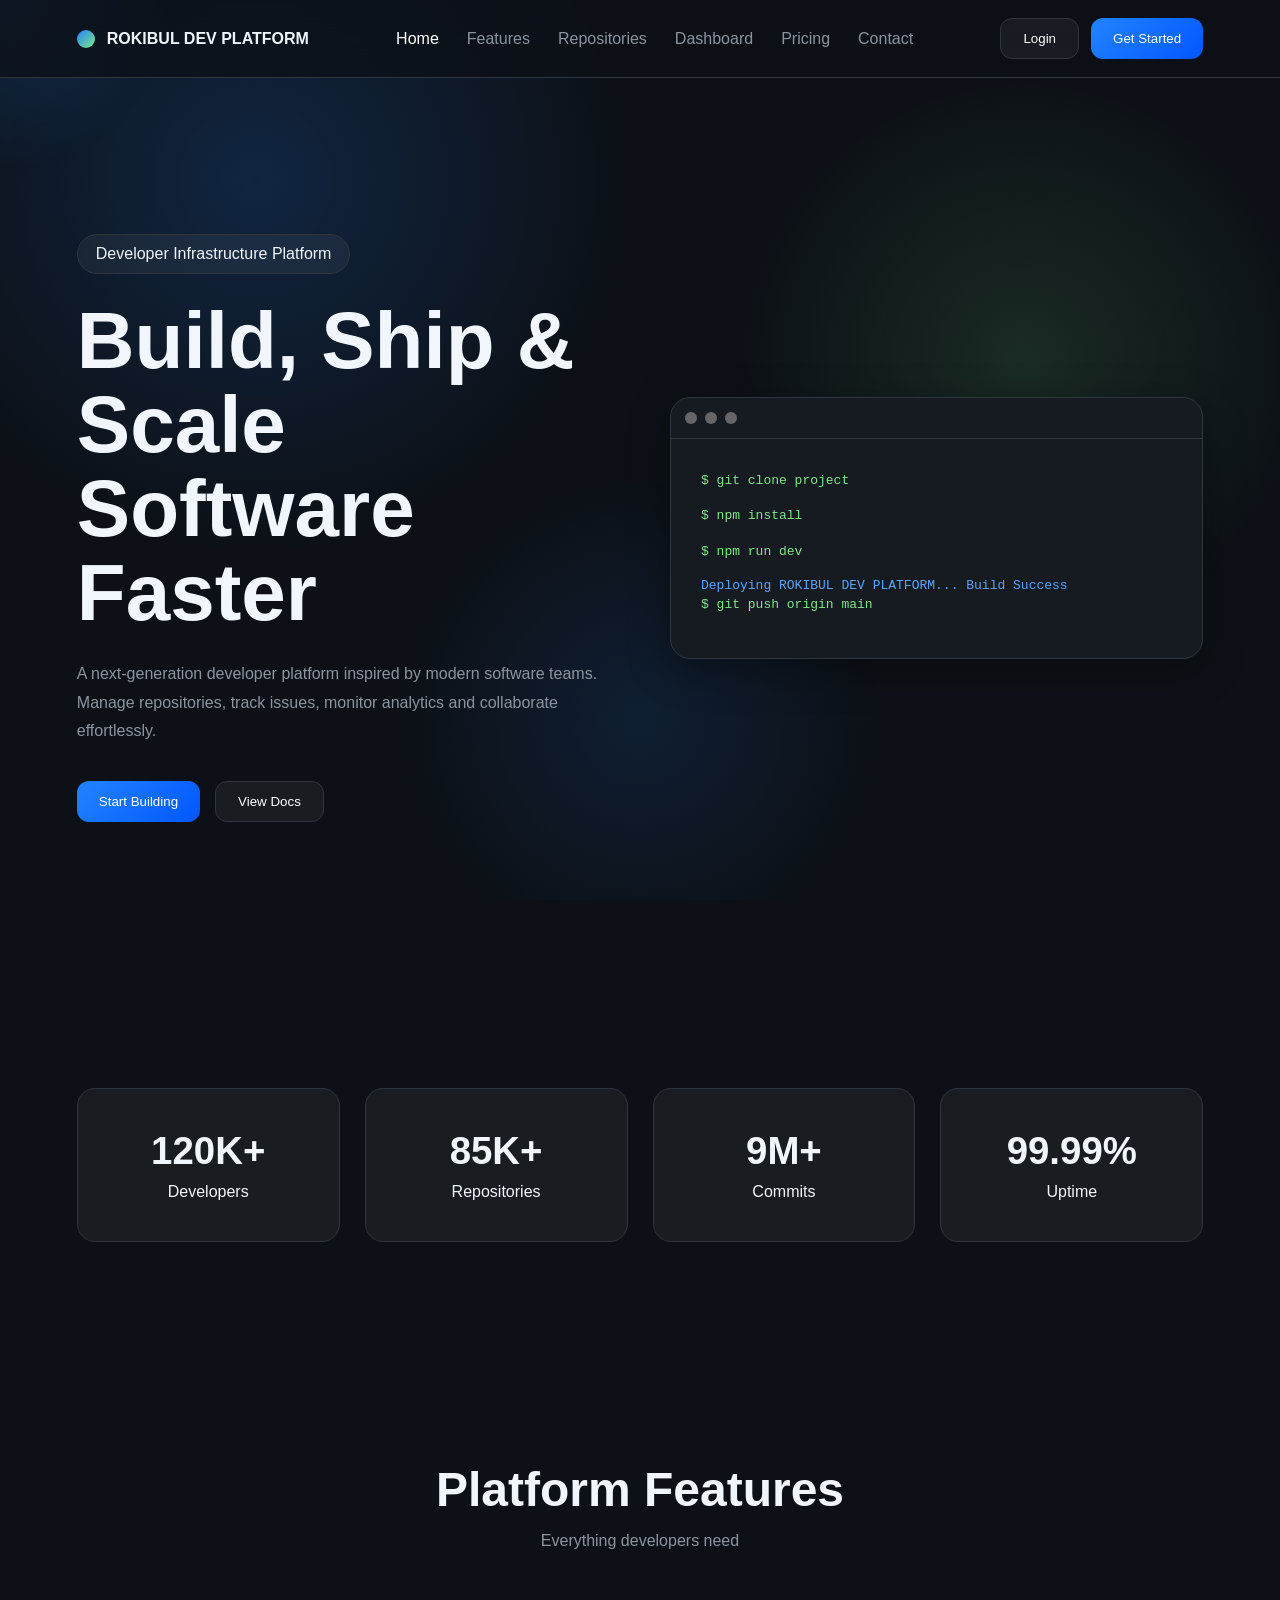
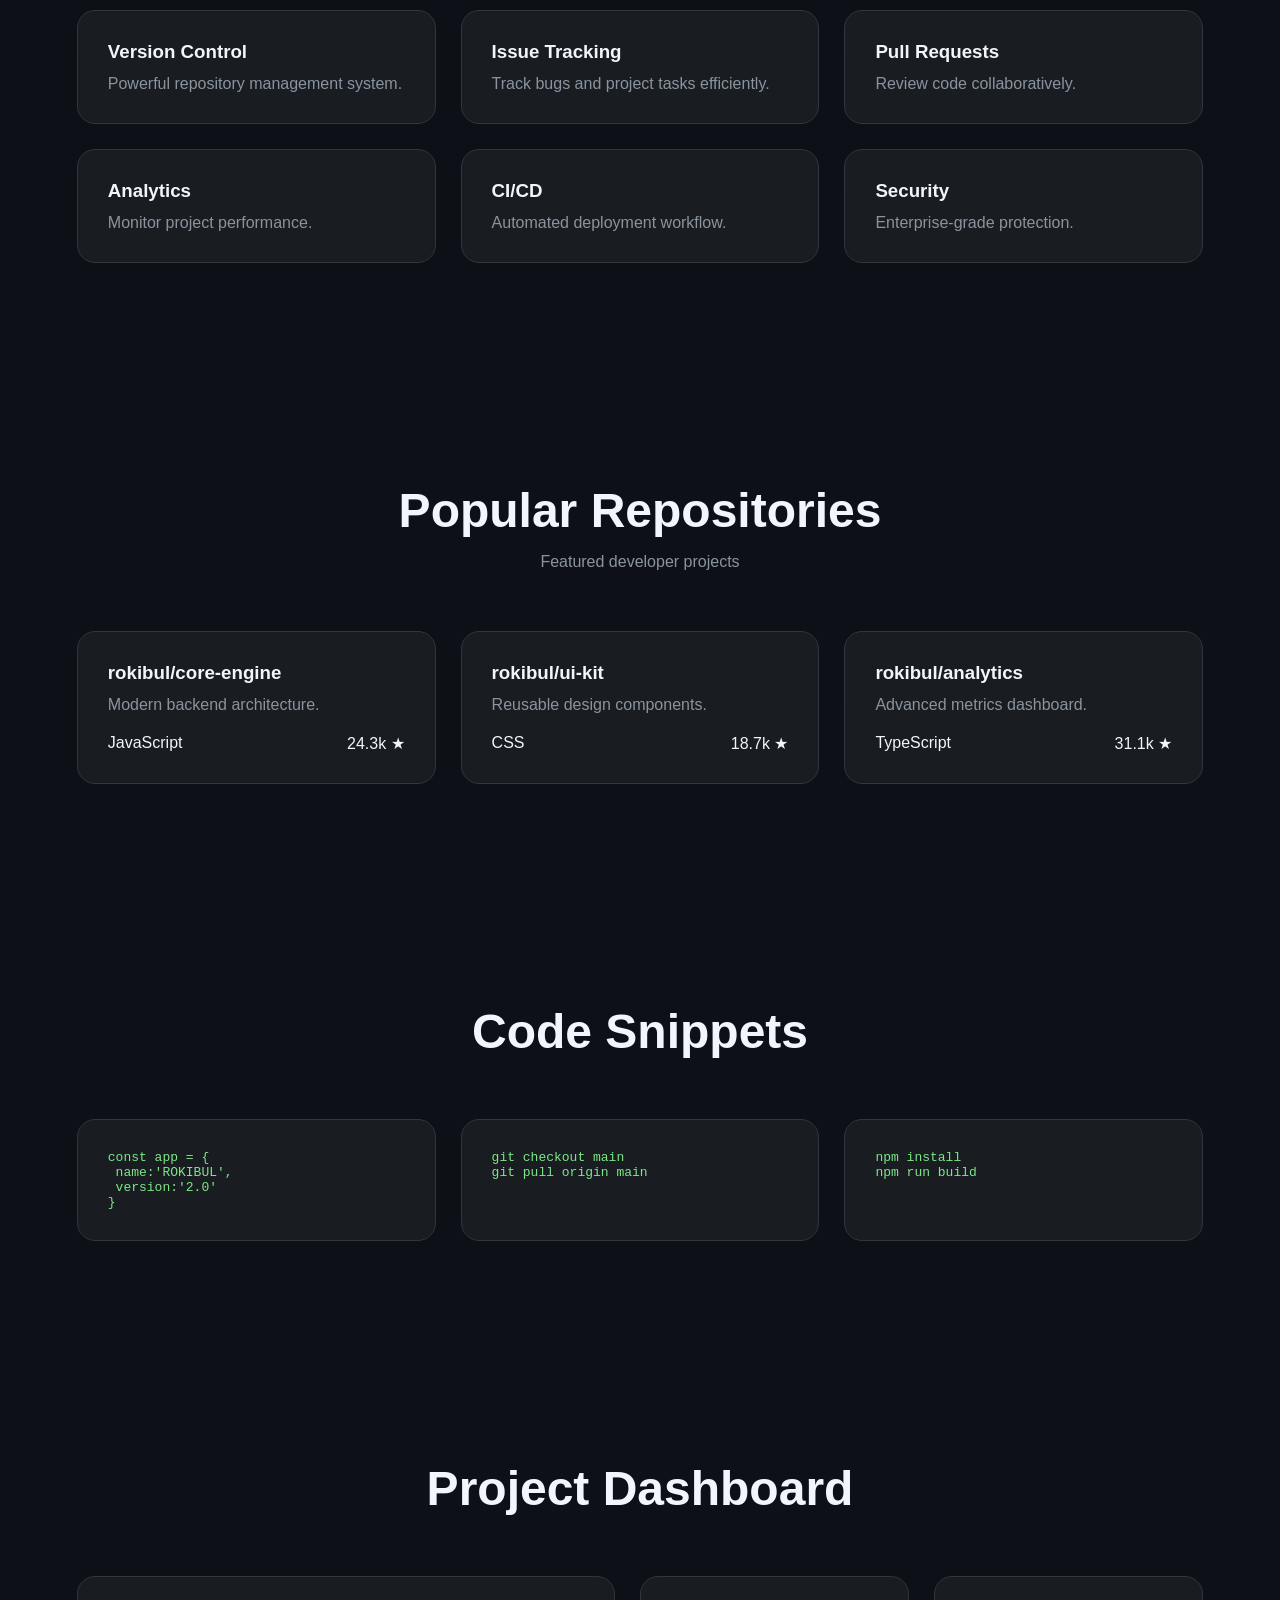
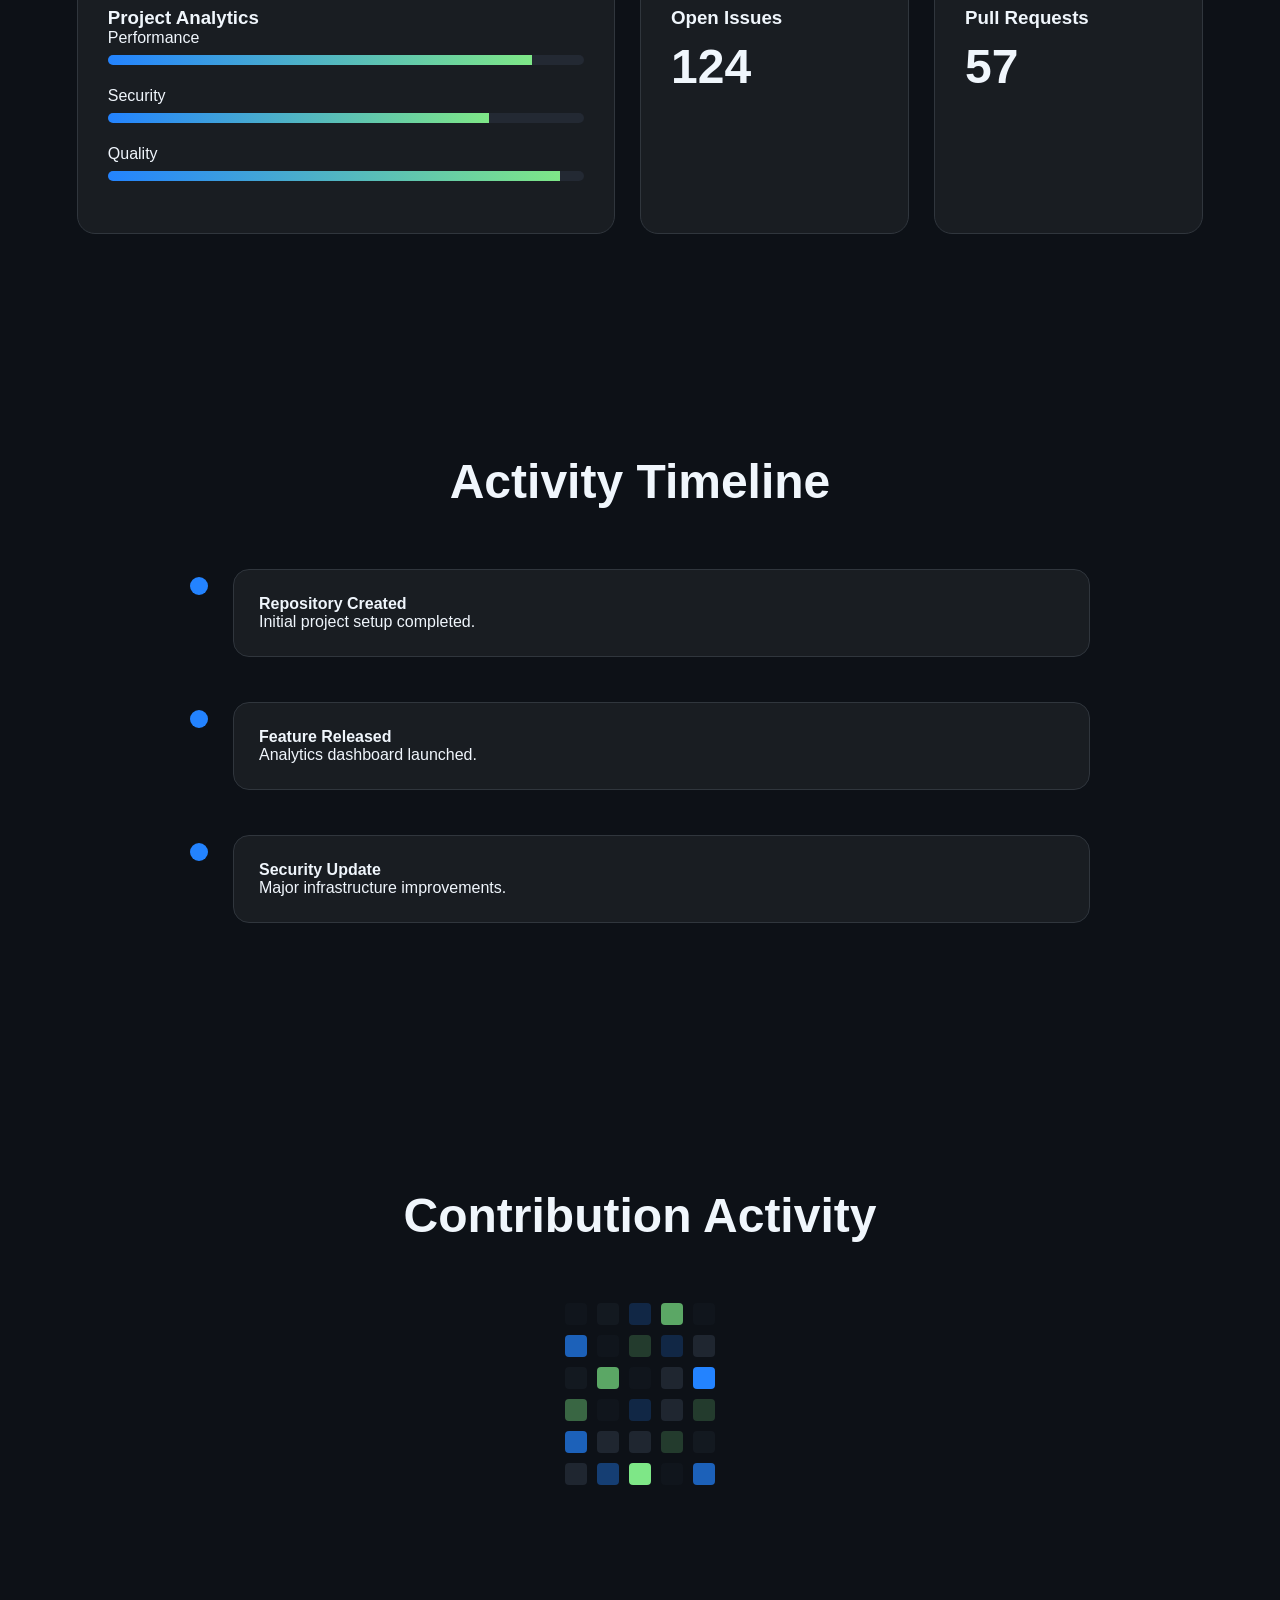
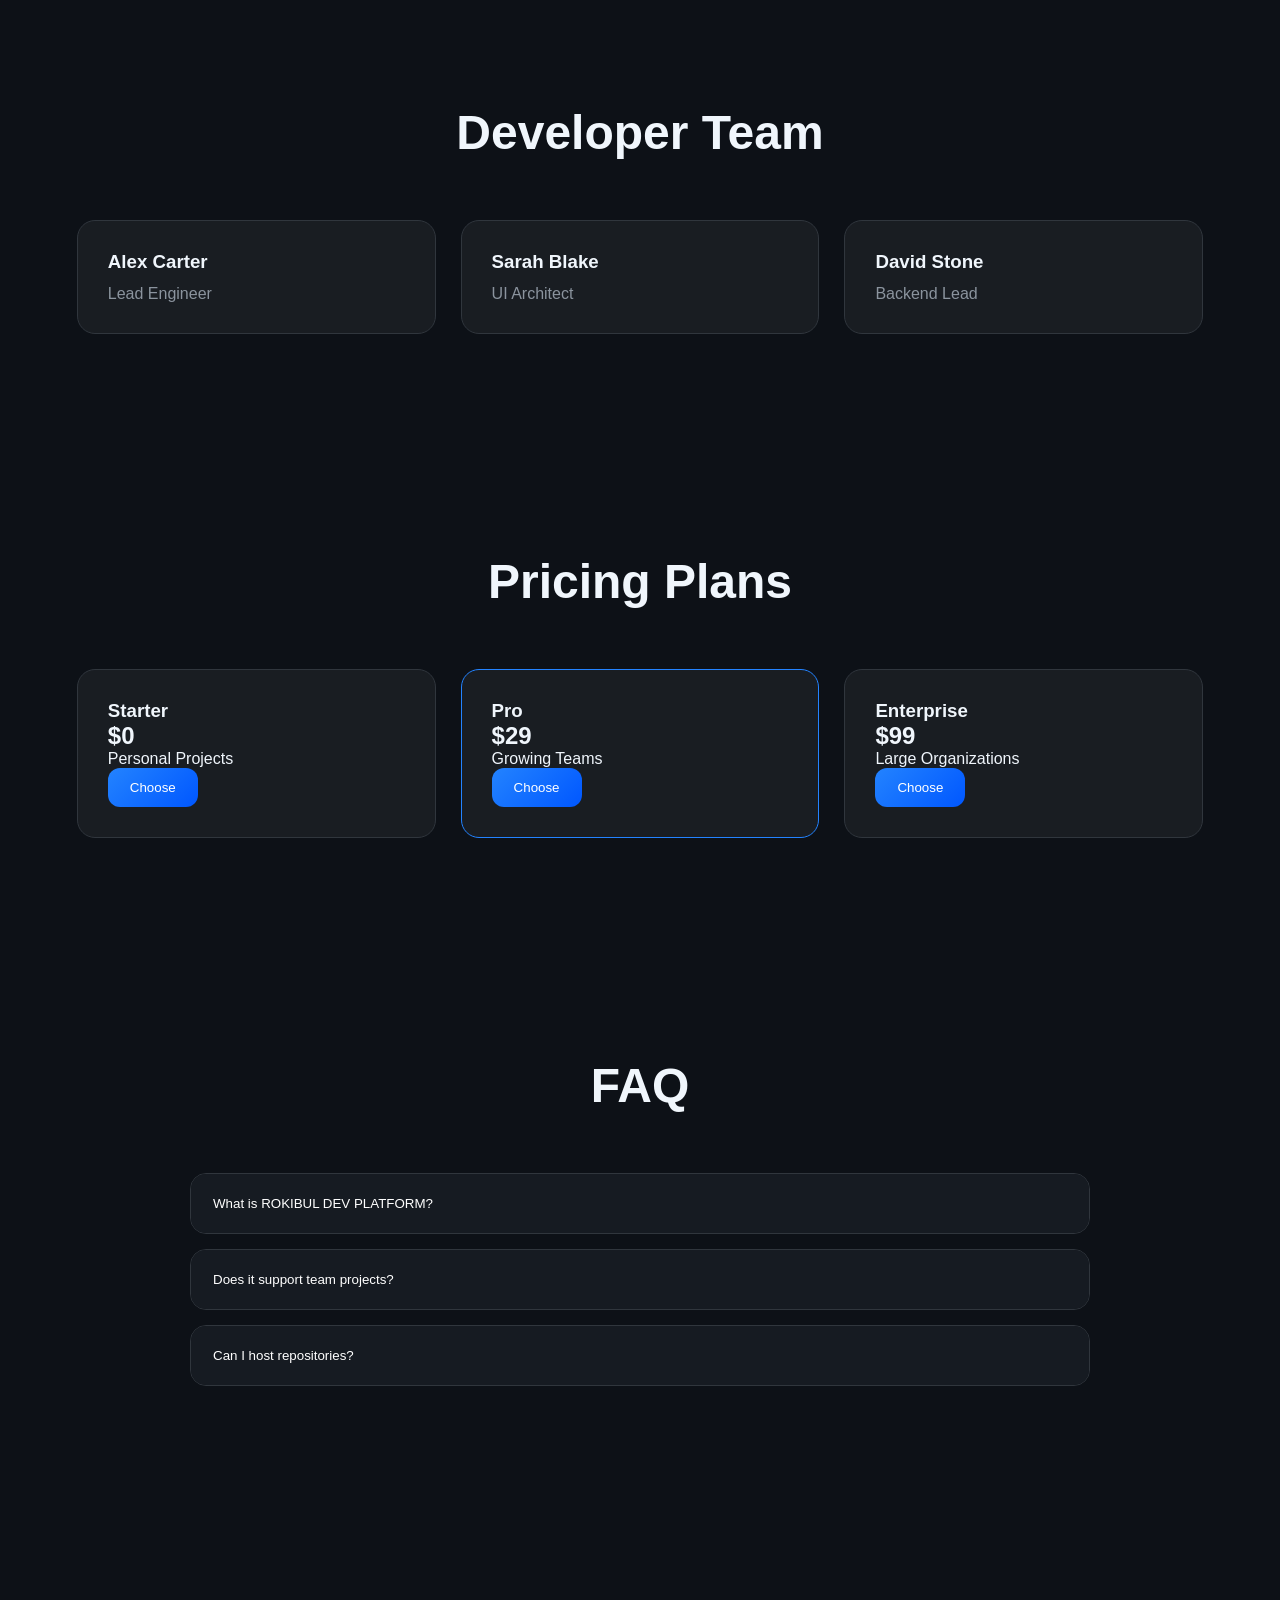
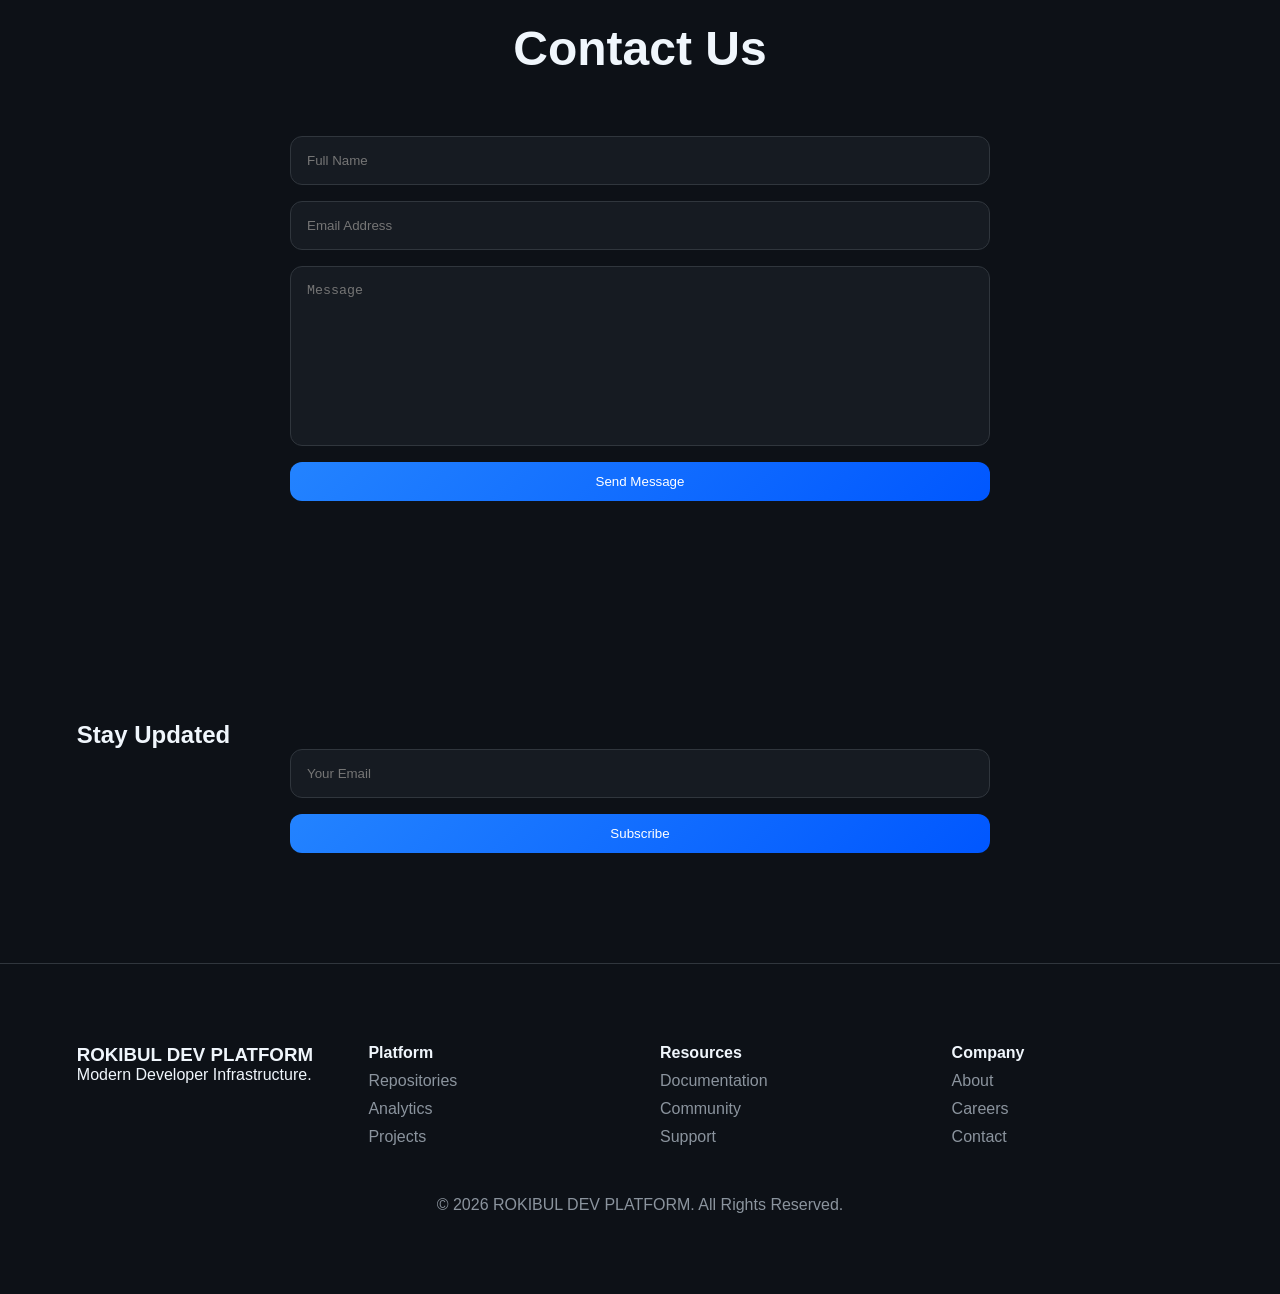
<file: index.html>
<!DOCTYPE html>
<html lang="en">
<head>
<meta charset="UTF-8">
<meta name="viewport" content="width=device-width, initial-scale=1.0">

<title>ROKIBUL DEV PLATFORM</title>

<meta name="description" content="Ultra Modern Developer Platform">
<meta name="keywords" content="Developer Platform, GitHub Inspired, SaaS, Coding">
<meta name="author" content="ROKIBUL DEV PLATFORM">

<link rel="stylesheet" href="style.css">
</head>

<body>

<div class="mouse-glow"></div>
<div class="animated-bg"></div>

<!-- NAVBAR -->

<header class="navbar">

<div class="logo">
<div class="logo-icon"></div>
<span>ROKIBUL DEV PLATFORM</span>
</div>

<nav>

<a href="#hero">Home</a>
<a href="#features">Features</a>
<a href="#repositories">Repositories</a>
<a href="#dashboard">Dashboard</a>
<a href="#pricing">Pricing</a>
<a href="#contact">Contact</a>

</nav>

<div class="nav-actions">
<button class="btn-secondary">Login</button>
<button class="btn-primary">Get Started</button>
</div>

</header>

<!-- HERO -->

<section id="hero" class="hero">

<div class="hero-content">

<div class="hero-badge">
Developer Infrastructure Platform
</div>

<h1>
Build, Ship &
Scale Software Faster
</h1>

<p>
A next-generation developer platform inspired by modern software teams.
Manage repositories, track issues, monitor analytics and collaborate effortlessly.
</p>

<div class="hero-buttons">

<button class="btn-primary">
Start Building
</button>

<button class="btn-secondary">
View Docs
</button>

</div>

</div>

<div class="hero-terminal">

<div class="terminal-header">
<span></span>
<span></span>
<span></span>
</div>

<div class="terminal-body">

<p>$ git clone project</p>
<p>$ npm install</p>
<p>$ npm run dev</p>

<div class="typing-line">
<span id="typing"></span>
</div>

</div>

</div>

</section>

<!-- STATS -->

<section class="stats">

<div class="stat-card">
<h2>120K+</h2>
<p>Developers</p>
</div>

<div class="stat-card">
<h2>85K+</h2>
<p>Repositories</p>
</div>

<div class="stat-card">
<h2>9M+</h2>
<p>Commits</p>
</div>

<div class="stat-card">
<h2>99.99%</h2>
<p>Uptime</p>
</div>

</section>

<!-- FEATURES -->

<section id="features" class="features">

<div class="section-title">
<h2>Platform Features</h2>
<p>Everything developers need</p>
</div>

<div class="feature-grid">

<div class="feature-card">
<h3>Version Control</h3>
<p>Powerful repository management system.</p>
</div>

<div class="feature-card">
<h3>Issue Tracking</h3>
<p>Track bugs and project tasks efficiently.</p>
</div>

<div class="feature-card">
<h3>Pull Requests</h3>
<p>Review code collaboratively.</p>
</div>

<div class="feature-card">
<h3>Analytics</h3>
<p>Monitor project performance.</p>
</div>

<div class="feature-card">
<h3>CI/CD</h3>
<p>Automated deployment workflow.</p>
</div>

<div class="feature-card">
<h3>Security</h3>
<p>Enterprise-grade protection.</p>
</div>

</div>

</section>

<!-- REPOSITORIES -->

<section id="repositories" class="repositories">

<div class="section-title">
<h2>Popular Repositories</h2>
<p>Featured developer projects</p>
</div>

<div class="repo-grid">

<div class="repo-card">
<h3>rokibul/core-engine</h3>
<p>Modern backend architecture.</p>
<div class="repo-footer">
<span>JavaScript</span>
<span>24.3k ★</span>
</div>
</div>

<div class="repo-card">
<h3>rokibul/ui-kit</h3>
<p>Reusable design components.</p>
<div class="repo-footer">
<span>CSS</span>
<span>18.7k ★</span>
</div>
</div>

<div class="repo-card">
<h3>rokibul/analytics</h3>
<p>Advanced metrics dashboard.</p>
<div class="repo-footer">
<span>TypeScript</span>
<span>31.1k ★</span>
</div>
</div>

</div>

</section>

<!-- CODE CARDS -->

<section class="code-section">

<div class="section-title">
<h2>Code Snippets</h2>
</div>

<div class="code-grid">

<div class="code-card">
<pre>
const app = {
 name:'ROKIBUL',
 version:'2.0'
}
</pre>
</div>

<div class="code-card">
<pre>
git checkout main
git pull origin main
</pre>
</div>

<div class="code-card">
<pre>
npm install
npm run build
</pre>
</div>

</div>

</section>

<!-- DASHBOARD -->

<section id="dashboard" class="dashboard">

<div class="section-title">
<h2>Project Dashboard</h2>
</div>

<div class="dashboard-grid">

<div class="dashboard-card large">
<h3>Project Analytics</h3>

<div class="progress-bars">

<div class="progress-item">
<span>Performance</span>
<div class="progress">
<div class="progress-fill p90"></div>
</div>
</div>

<div class="progress-item">
<span>Security</span>
<div class="progress">
<div class="progress-fill p80"></div>
</div>
</div>

<div class="progress-item">
<span>Quality</span>
<div class="progress">
<div class="progress-fill p95"></div>
</div>
</div>

</div>

</div>

<div class="dashboard-card">
<h3>Open Issues</h3>
<h2>124</h2>
</div>

<div class="dashboard-card">
<h3>Pull Requests</h3>
<h2>57</h2>
</div>

</div>

</section>

<!-- TIMELINE -->

<section class="timeline-section">

<div class="section-title">
<h2>Activity Timeline</h2>
</div>

<div class="timeline">

<div class="timeline-item">
<div class="dot"></div>
<div class="content">
<h4>Repository Created</h4>
<p>Initial project setup completed.</p>
</div>
</div>

<div class="timeline-item">
<div class="dot"></div>
<div class="content">
<h4>Feature Released</h4>
<p>Analytics dashboard launched.</p>
</div>
</div>

<div class="timeline-item">
<div class="dot"></div>
<div class="content">
<h4>Security Update</h4>
<p>Major infrastructure improvements.</p>
</div>
</div>

</div>

</section>

<!-- CONTRIBUTION GRAPH -->

<section class="contribution-section">

<div class="section-title">
<h2>Contribution Activity</h2>
</div>

<div class="contribution-graph">

<div class="graph-grid">

<div></div><div></div><div></div><div></div><div></div>
<div></div><div></div><div></div><div></div><div></div>
<div></div><div></div><div></div><div></div><div></div>
<div></div><div></div><div></div><div></div><div></div>
<div></div><div></div><div></div><div></div><div></div>
<div></div><div></div><div></div><div></div><div></div>

</div>

</div>

</section>

<!-- TEAM -->

<section class="team">

<div class="section-title">
<h2>Developer Team</h2>
</div>

<div class="team-grid">

<div class="team-card">
<h3>Alex Carter</h3>
<p>Lead Engineer</p>
</div>

<div class="team-card">
<h3>Sarah Blake</h3>
<p>UI Architect</p>
</div>

<div class="team-card">
<h3>David Stone</h3>
<p>Backend Lead</p>
</div>

</div>

</section>

<!-- PRICING -->

<section id="pricing" class="pricing">

<div class="section-title">
<h2>Pricing Plans</h2>
</div>

<div class="pricing-grid">

<div class="price-card">
<h3>Starter</h3>
<h2>$0</h2>
<p>Personal Projects</p>
<button class="btn-primary">
Choose
</button>
</div>

<div class="price-card featured">
<h3>Pro</h3>
<h2>$29</h2>
<p>Growing Teams</p>
<button class="btn-primary">
Choose
</button>
</div>

<div class="price-card">
<h3>Enterprise</h3>
<h2>$99</h2>
<p>Large Organizations</p>
<button class="btn-primary">
Choose
</button>
</div>

</div>

</section>

<!-- FAQ -->

<section class="faq">

<div class="section-title">
<h2>FAQ</h2>
</div>

<div class="faq-container">

<div class="faq-item">
<button class="faq-question">
What is ROKIBUL DEV PLATFORM?
</button>
<div class="faq-answer">
Developer collaboration ecosystem.
</div>
</div>

<div class="faq-item">
<button class="faq-question">
Does it support team projects?
</button>
<div class="faq-answer">
Yes, with advanced permissions.
</div>
</div>

<div class="faq-item">
<button class="faq-question">
Can I host repositories?
</button>
<div class="faq-answer">
Absolutely.
</div>
</div>

</div>

</section>

<!-- CONTACT -->

<section id="contact" class="contact">

<div class="section-title">
<h2>Contact Us</h2>
</div>

<form class="contact-form">

<input type="text" placeholder="Full Name" required>

<input type="email" placeholder="Email Address" required>

<textarea placeholder="Message"></textarea>

<button type="submit" class="btn-primary">
Send Message
</button>

</form>

</section>

<!-- NEWSLETTER -->

<section class="newsletter">

<h2>Stay Updated</h2>

<form>

<input type="email" placeholder="Your Email">

<button class="btn-primary">
Subscribe
</button>

</form>

</section>

<!-- FOOTER -->

<footer>

<div class="footer-grid">

<div>
<h3>ROKIBUL DEV PLATFORM</h3>
<p>Modern Developer Infrastructure.</p>
</div>

<div>
<h4>Platform</h4>
<ul>
<li>Repositories</li>
<li>Analytics</li>
<li>Projects</li>
</ul>
</div>

<div>
<h4>Resources</h4>
<ul>
<li>Documentation</li>
<li>Community</li>
<li>Support</li>
</ul>
</div>

<div>
<h4>Company</h4>
<ul>
<li>About</li>
<li>Careers</li>
<li>Contact</li>
</ul>
</div>

</div>

<div class="copyright">
© 2026 ROKIBUL DEV PLATFORM. All Rights Reserved.
</div>

</footer>

<script src="script.js"></script>

</body>
</html>
</file>
<file: style.css>
/* ===========================
   ROKIBUL DEV PLATFORM
   STYLE.CSS
=========================== */

:root{
    --bg:#0d1117;
    --card:#161b22;
    --card2:#1f2630;
    --border:#30363d;
    --text:#f0f6fc;
    --muted:#8b949e;

    --primary:#2383ff;
    --secondary:#7ee787;

    --glass:rgba(255,255,255,.05);
    --shadow:0 10px 40px rgba(0,0,0,.35);

    --radius:18px;
}

*{
    margin:0;
    padding:0;
    box-sizing:border-box;
}

html{
    scroll-behavior:smooth;
}

body{
    background:var(--bg);
    color:var(--text);
    font-family:Inter,Segoe UI,sans-serif;
    overflow-x:hidden;
}

/* Animated Background */

.animated-bg{
    position:fixed;
    inset:0;
    z-index:-2;
    background:
    radial-gradient(circle at 20% 20%,rgba(35,131,255,.18),transparent 30%),
    radial-gradient(circle at 80% 40%,rgba(126,231,135,.12),transparent 25%),
    radial-gradient(circle at 50% 80%,rgba(35,131,255,.12),transparent 25%);
    animation:bgMove 14s infinite alternate;
}

@keyframes bgMove{
    from{
        transform:translateY(0) scale(1);
    }
    to{
        transform:translateY(-40px) scale(1.05);
    }
}

/* Mouse Glow */

.mouse-glow{
    position:fixed;
    width:350px;
    height:350px;
    border-radius:50%;
    pointer-events:none;
    background:radial-gradient(circle,
    rgba(35,131,255,.18),
    transparent 70%);
    transform:translate(-50%,-50%);
    z-index:-1;
}

/* Navbar */

.navbar{
    position:sticky;
    top:0;
    z-index:999;
    display:flex;
    justify-content:space-between;
    align-items:center;
    padding:18px 6%;
    backdrop-filter:blur(20px);
    background:rgba(13,17,23,.75);
    border-bottom:1px solid var(--border);
}

.logo{
    display:flex;
    align-items:center;
    gap:12px;
    font-weight:700;
}

.logo-icon{
    width:18px;
    height:18px;
    border-radius:50%;
    background:linear-gradient(135deg,var(--primary),var(--secondary));
}

nav{
    display:flex;
    gap:28px;
}

nav a{
    text-decoration:none;
    color:var(--muted);
    transition:.3s;
}

nav a:hover{
    color:white;
}

.nav-actions{
    display:flex;
    gap:12px;
}

/* Buttons */

.btn-primary,
.btn-secondary{
    border:none;
    cursor:pointer;
    padding:12px 22px;
    border-radius:12px;
    transition:.35s;
}

.btn-primary{
    background:linear-gradient(135deg,var(--primary),#0057ff);
    color:white;
}

.btn-primary:hover{
    transform:translateY(-3px);
    box-shadow:0 10px 30px rgba(35,131,255,.4);
}

.btn-secondary{
    background:var(--glass);
    color:white;
    border:1px solid var(--border);
}

.btn-secondary:hover{
    background:rgba(255,255,255,.08);
}

/* Hero */

.hero{
    min-height:100vh;
    display:grid;
    grid-template-columns:1fr 1fr;
    align-items:center;
    gap:60px;
    padding:120px 6%;
}

.hero-badge{
    display:inline-block;
    padding:10px 18px;
    border-radius:50px;
    border:1px solid var(--border);
    background:var(--glass);
    margin-bottom:25px;
}

.hero h1{
    font-size:5rem;
    line-height:1.05;
    margin-bottom:25px;
}

.hero p{
    color:var(--muted);
    max-width:650px;
    line-height:1.8;
    margin-bottom:35px;
}

.hero-buttons{
    display:flex;
    gap:15px;
}

/* Terminal */

.hero-terminal{
    background:var(--card);
    border:1px solid var(--border);
    border-radius:20px;
    overflow:hidden;
    box-shadow:var(--shadow);
}

.terminal-header{
    display:flex;
    gap:8px;
    padding:14px;
    border-bottom:1px solid var(--border);
}

.terminal-header span{
    width:12px;
    height:12px;
    border-radius:50%;
    background:#666;
}

.terminal-body{
    padding:30px;
    font-family:monospace;
}

.terminal-body p{
    margin-bottom:12px;
    color:#7ee787;
}

.typing-line{
    margin-top:15px;
    color:#58a6ff;
}

/* Sections */

section{
    padding:110px 6%;
}

.section-title{
    text-align:center;
    margin-bottom:60px;
}

.section-title h2{
    font-size:3rem;
    margin-bottom:15px;
}

.section-title p{
    color:var(--muted);
}

/* Stats */

.stats{
    display:grid;
    grid-template-columns:repeat(4,1fr);
    gap:25px;
}

.stat-card{
    text-align:center;
    padding:40px;
    background:var(--glass);
    border:1px solid var(--border);
    border-radius:var(--radius);
}

.stat-card h2{
    font-size:2.4rem;
    margin-bottom:10px;
}

/* Cards */

.feature-grid,
.repo-grid,
.team-grid,
.pricing-grid,
.code-grid{
    display:grid;
    gap:25px;
}

.feature-grid{
    grid-template-columns:repeat(3,1fr);
}

.repo-grid{
    grid-template-columns:repeat(3,1fr);
}

.team-grid{
    grid-template-columns:repeat(3,1fr);
}

.pricing-grid{
    grid-template-columns:repeat(3,1fr);
}

.code-grid{
    grid-template-columns:repeat(3,1fr);
}

.feature-card,
.repo-card,
.team-card,
.price-card,
.code-card{
    position:relative;
    overflow:hidden;
    background:var(--glass);
    border:1px solid var(--border);
    border-radius:var(--radius);
    padding:30px;
    transition:.4s;
}

.feature-card:hover,
.repo-card:hover,
.team-card:hover,
.price-card:hover,
.code-card:hover{
    transform:translateY(-8px);
    border-color:var(--primary);
}

.feature-card::before,
.repo-card::before,
.team-card::before,
.price-card::before{
    content:"";
    position:absolute;
    inset:0;
    background:linear-gradient(
    135deg,
    transparent,
    rgba(255,255,255,.04),
    transparent);
    transform:translateX(-100%);
}

.feature-card:hover::before,
.repo-card:hover::before,
.team-card:hover::before,
.price-card:hover::before{
    transform:translateX(100%);
    transition:1s;
}

.feature-card h3,
.repo-card h3,
.team-card h3{
    margin-bottom:12px;
}

.feature-card p,
.repo-card p,
.team-card p{
    color:var(--muted);
}

.repo-footer{
    margin-top:20px;
    display:flex;
    justify-content:space-between;
}

/* Code */

.code-card pre{
    color:#7ee787;
    font-family:monospace;
    white-space:pre-wrap;
}

/* Dashboard */

.dashboard-grid{
    display:grid;
    grid-template-columns:2fr 1fr 1fr;
    gap:25px;
}

.dashboard-card{
    background:var(--glass);
    border:1px solid var(--border);
    border-radius:var(--radius);
    padding:30px;
}

.dashboard-card h2{
    font-size:3rem;
    margin-top:10px;
}

.progress-item{
    margin-bottom:22px;
}

.progress{
    height:10px;
    background:#232933;
    border-radius:999px;
    overflow:hidden;
    margin-top:8px;
}

.progress-fill{
    height:100%;
    background:linear-gradient(90deg,var(--primary),var(--secondary));
}

.p90{width:90%;}
.p80{width:80%;}
.p95{width:95%;}

/* Timeline */

.timeline{
    max-width:900px;
    margin:auto;
}

.timeline-item{
    display:flex;
    gap:25px;
    margin-bottom:45px;
}

.dot{
    width:18px;
    height:18px;
    border-radius:50%;
    background:var(--primary);
    margin-top:8px;
}

.timeline .content{
    background:var(--glass);
    border:1px solid var(--border);
    border-radius:16px;
    padding:25px;
    flex:1;
}

/* Contribution Graph */

.contribution-graph{
    display:flex;
    justify-content:center;
}

.graph-grid{
    display:grid;
    grid-template-columns:repeat(5,22px);
    gap:10px;
}

.graph-grid div{
    width:22px;
    height:22px;
    border-radius:4px;
    background:#1f2630;
    animation:pulse 2s infinite;
}

.graph-grid div:nth-child(3n){
    background:#2383ff;
}

.graph-grid div:nth-child(4n){
    background:#7ee787;
}

@keyframes pulse{
    50%{
        opacity:.5;
    }
}

/* Pricing */

.featured{
    border:1px solid var(--primary);
    transform:scale(1.04);
}

/* FAQ */

.faq-container{
    max-width:900px;
    margin:auto;
}

.faq-item{
    margin-bottom:15px;
    border:1px solid var(--border);
    border-radius:16px;
    overflow:hidden;
}

.faq-question{
    width:100%;
    text-align:left;
    padding:22px;
    background:var(--card);
    border:none;
    color:white;
    cursor:pointer;
}

.faq-answer{
    display:none;
    padding:20px;
    background:var(--glass);
    color:var(--muted);
}

/* Forms */

.contact-form,
.newsletter form{
    max-width:700px;
    margin:auto;
    display:flex;
    flex-direction:column;
    gap:16px;
}

input,
textarea{
    background:var(--card);
    border:1px solid var(--border);
    color:white;
    padding:16px;
    border-radius:12px;
    outline:none;
}

textarea{
    min-height:180px;
    resize:none;
}

input:focus,
textarea:focus{
    border-color:var(--primary);
}

/* Footer */

footer{
    padding:80px 6%;
    border-top:1px solid var(--border);
}

.footer-grid{
    display:grid;
    grid-template-columns:repeat(4,1fr);
    gap:40px;
}

.footer-grid ul{
    list-style:none;
}

.footer-grid li{
    margin-top:10px;
    color:var(--muted);
}

.copyright{
    text-align:center;
    margin-top:50px;
    color:var(--muted);
}

/* Scroll Reveal */

.reveal{
    opacity:0;
    transform:translateY(50px);
    transition:1s;
}

.reveal.active{
    opacity:1;
    transform:translateY(0);
}

/* Floating Animation */

.feature-card,
.repo-card,
.team-card{
    animation:float 6s ease-in-out infinite;
}

@keyframes float{
    50%{
        transform:translateY(-8px);
    }
}

/* Responsive */

@media(max-width:1100px){

.hero{
grid-template-columns:1fr;
}

.feature-grid,
.repo-grid,
.team-grid,
.pricing-grid,
.code-grid{
grid-template-columns:1fr 1fr;
}

.stats{
grid-template-columns:1fr 1fr;
}

.dashboard-grid{
grid-template-columns:1fr;
}

.footer-grid{
grid-template-columns:1fr 1fr;
}

}

@media(max-width:768px){

.hero h1{
font-size:3rem;
}

nav{
display:none;
}

.feature-grid,
.repo-grid,
.team-grid,
.pricing-grid,
.code-grid{
grid-template-columns:1fr;
}

.stats{
grid-template-columns:1fr;
}

.footer-grid{
grid-template-columns:1fr;
}

.hero-buttons{
flex-direction:column;
}

.navbar{
padding:18px;
}

section{
padding:80px 20px;
}

}
nav a.active{
color:#ffffff;
}

.floating-particle{
position:fixed;
bottom:-20px;
background:#2383ff;
border-radius:50%;
pointer-events:none;
opacity:.25;
z-index:-1;
animation:particleFloat linear forwards;
}

@keyframes particleFloat{

from{
transform:translateY(0);
opacity:.3;
}

to{
transform:translateY(-120vh);
opacity:0;
}

}

.loaded{
animation:pageFade .8s ease;
}

@keyframes pageFade{

from{
opacity:0;
transform:translateY(20px);
}

to{
opacity:1;
transform:translateY(0);
}

}
</file>
